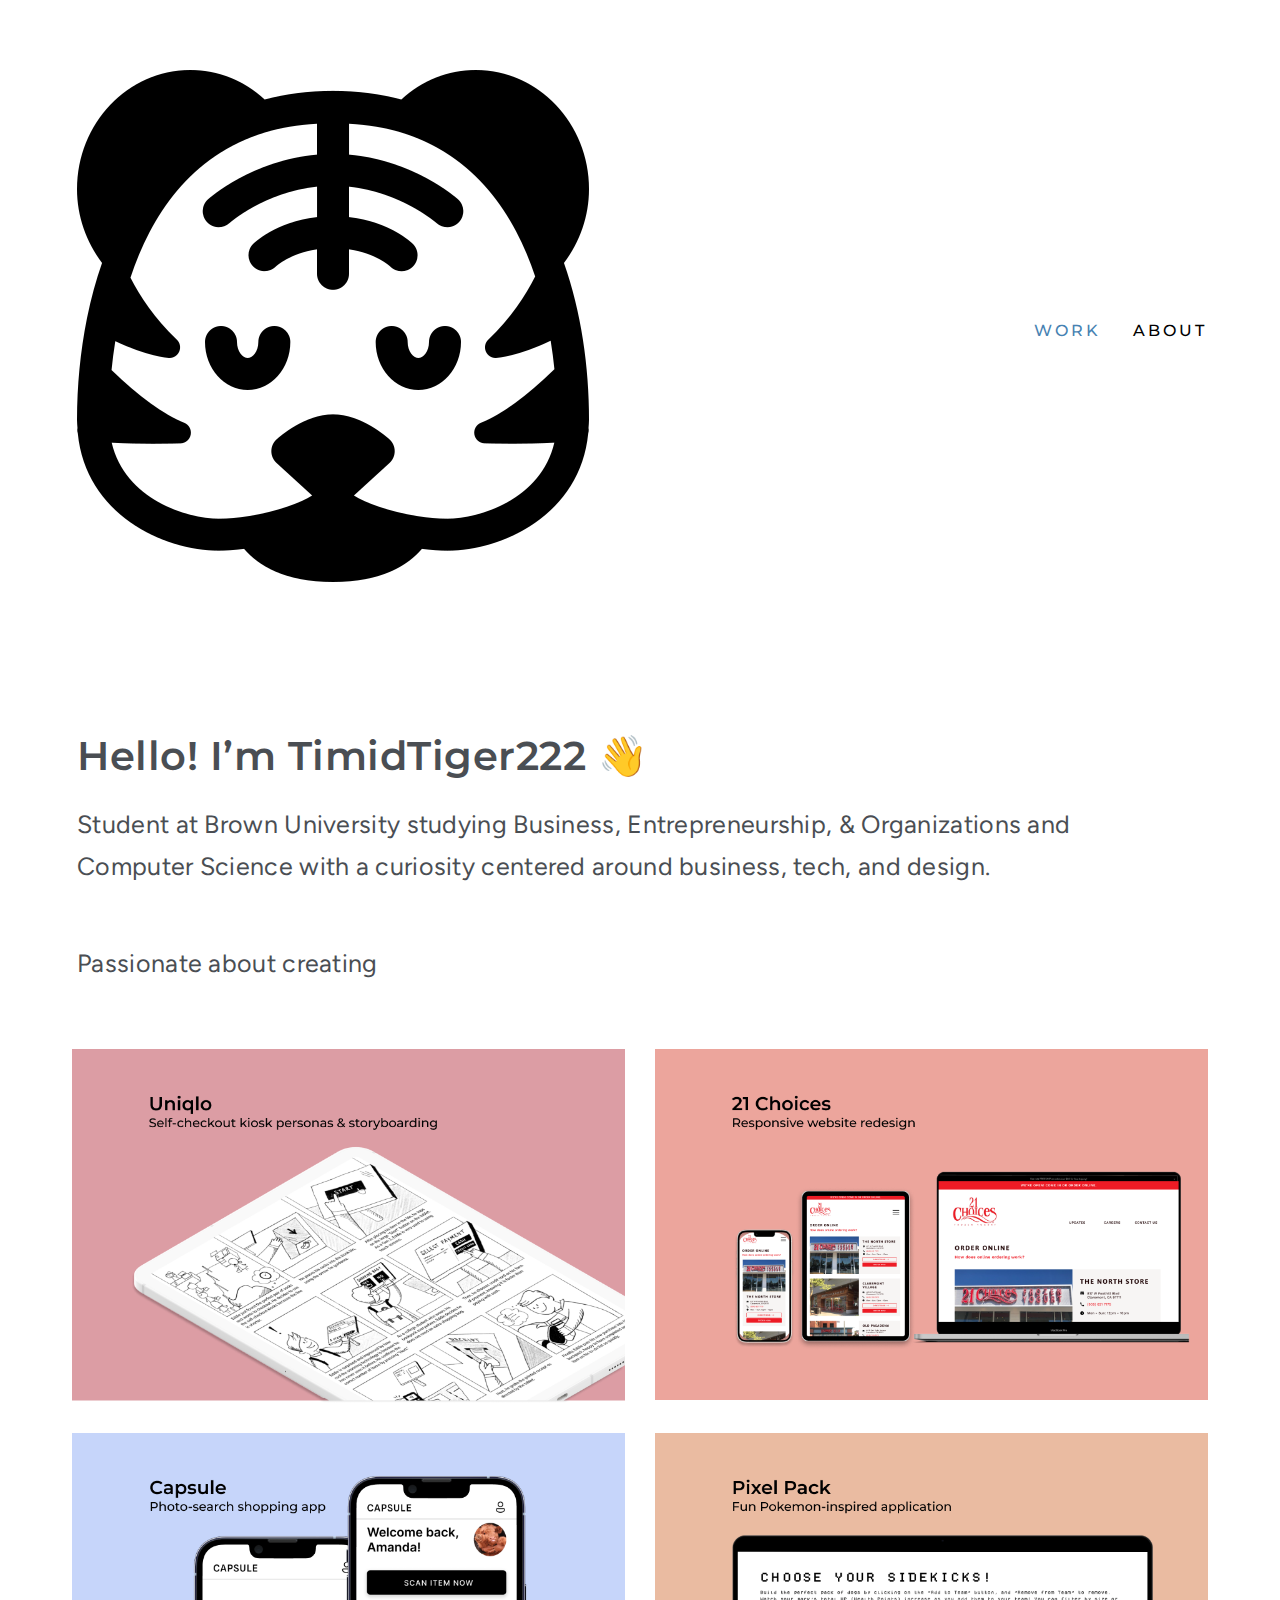
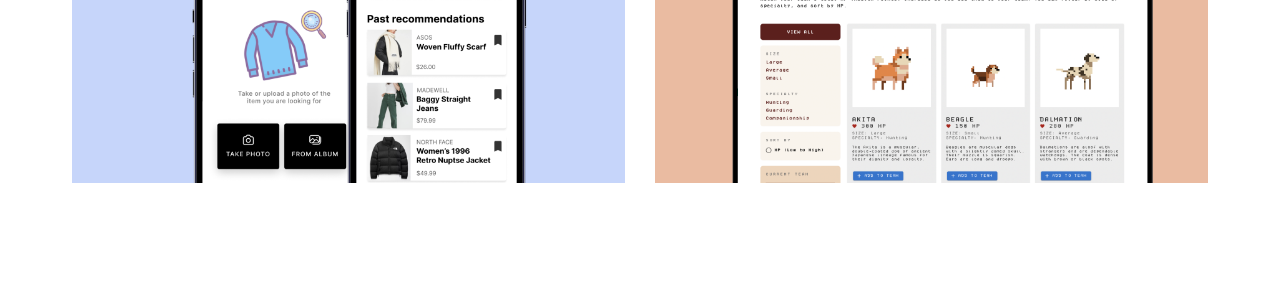
<file: index.html>
<!DOCTYPE html>
<html lang="en">
<!-- Website Template: https://www.w3schools.com/howto/howto_website_bootstrap.asp --> 
<head>
  <meta charset="utf-8">
  <meta name="viewport" content="width=device-width, initial-scale=1">
  <link rel="stylesheet" href="style.css">
  <title>CS1300 Portfolio</title>
</head>
<body>

  <div class="topnav">
    <script src="https://scripts.sirv.com/sirvjs/v3/sirv.js"></script>
<div class="figure">
  <img class="Sirv image-main" src="assets/tiger.png">
  <img class="Sirv image-hover" src="assets/tiger2.png">
</div>
    <div class="topnav-wrap">
    <a class="active" href="./index.html">WORK</a>
    <a href="./about.html">ABOUT</a>
  </div>
</div>


<div class="container">
  <h1>Hello! I’m TimidTiger222 👋 </h1>
  <p>
    Student at Brown University studying Business, Entrepreneurship, & Organizations and Computer Science 
    with a curiosity centered around business, tech, and design.</p>

    <section class="wrapper">  
      <h4 class="sentence">Passionate about creating
        <div class="slidingVertical">
          <span>user-centric products.</span>
          <span>simple interfaces.</span>
          <span>fun experiences.</span>
        </div>
      </h4> 
    </section>
</div>

<div class="work-container">
  <a href="./uniqlo.html"><img class="banner-image" src="./assets/uniqlo.png" alt="21 Choices store"></a>
  <a href="./21choices.html"><img class="banner-image" src="./assets/21choices.png" alt="21 Choices store"></a>
  <a href="./capsule.html"><img class="banner-image" src="./assets/capsule.png" alt="21 Choices store"></a>
  <a href="./development.html"><img class="banner-image" src="./assets/development.png" alt="21 Choices store"></a>
  <br></br>
    </div>

</body>
</html>
</file>
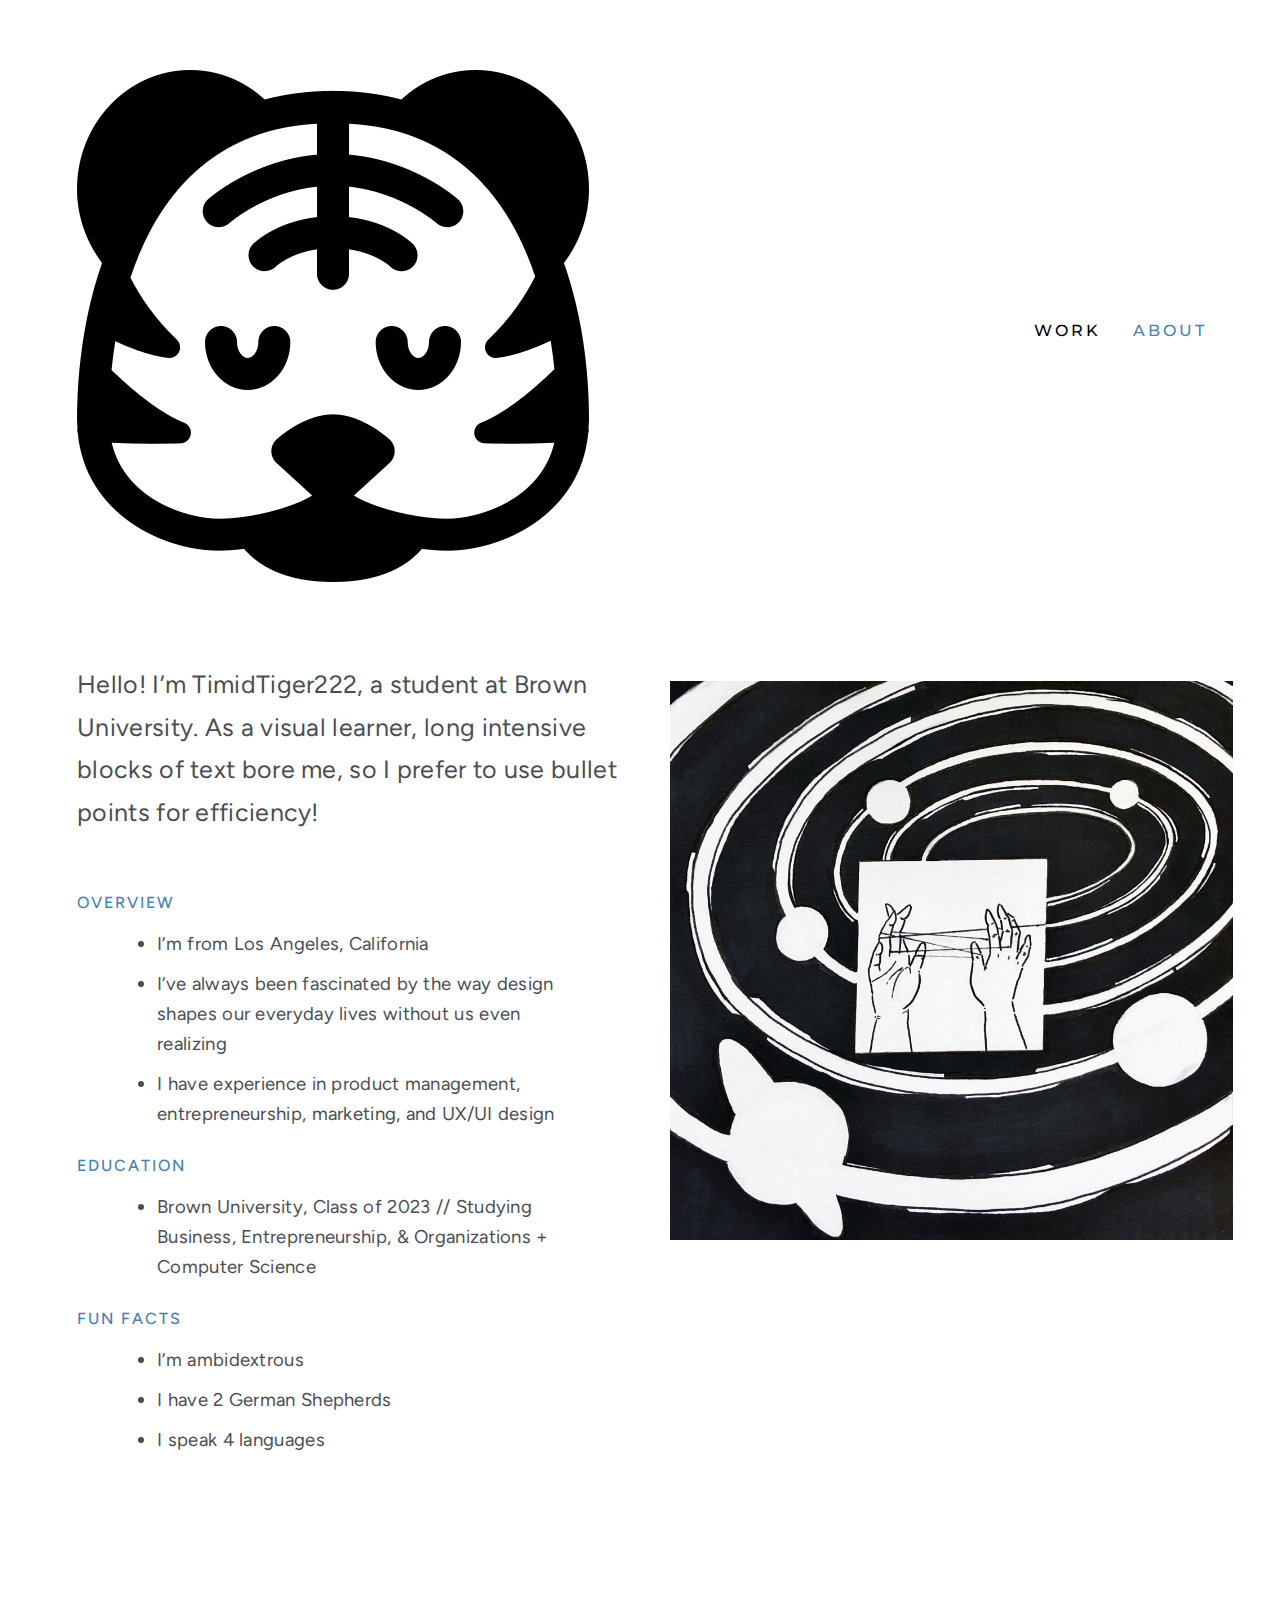
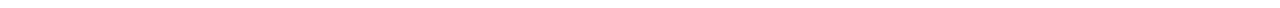
<file: about.html>
<!DOCTYPE html>
<html lang="en">
<!-- Website Template: https://www.w3schools.com/howto/howto_website_bootstrap.asp --> 
<head>
  <meta charset="utf-8">
  <meta name="viewport" content="width=device-width, initial-scale=1">
  <link rel="stylesheet" href="style.css">
  <title>CS1300 Portfolio</title>
</head>
<body>

  <div class="topnav">
    <script src="https://scripts.sirv.com/sirvjs/v3/sirv.js"></script>
<div class="figure">
  <img class="Sirv image-main" src="assets/tiger.png">
  <img class="Sirv image-hover" src="assets/tiger2.png">
</div>
    <div class="topnav-wrap">
    <a href="./index.html">WORK</a>
    <a class="active" href="./about.html">ABOUT</a>
  </div>
</div>


<div class="row">
<div class="column">
  <p>
    Hello! I’m TimidTiger222, a student at Brown University. 
    As a visual learner, long intensive blocks of text bore me, so I prefer to use bullet points for efficiency!</p> 
    <h5>OVERVIEW</h5>
    <ul>
        <li>I’m from Los Angeles, California</li>
        <li>I’ve always been fascinated by the way design shapes our everyday lives without us even realizing</li>
        <li>I have experience in product management, entrepreneurship, marketing, and UX/UI design</li>
    </ul>
    <h5>EDUCATION</h5>
    <ul>
        <li>Brown University, Class of 2023
            // Studying Business, Entrepreneurship, & Organizations + Computer Science</li>
    </ul>    
    <h5>FUN FACTS</h5>
    <ul>
        <li>I’m ambidextrous</li>
        <li>I have 2 German Shepherds</li>
        <li>I speak 4 languages</li>
    </ul>  
  </div>
    <div class="column">
      <img src="./assets/profile.jpeg">
    </div>
  </div>
    <br></br>

</body>
</html>
</file>
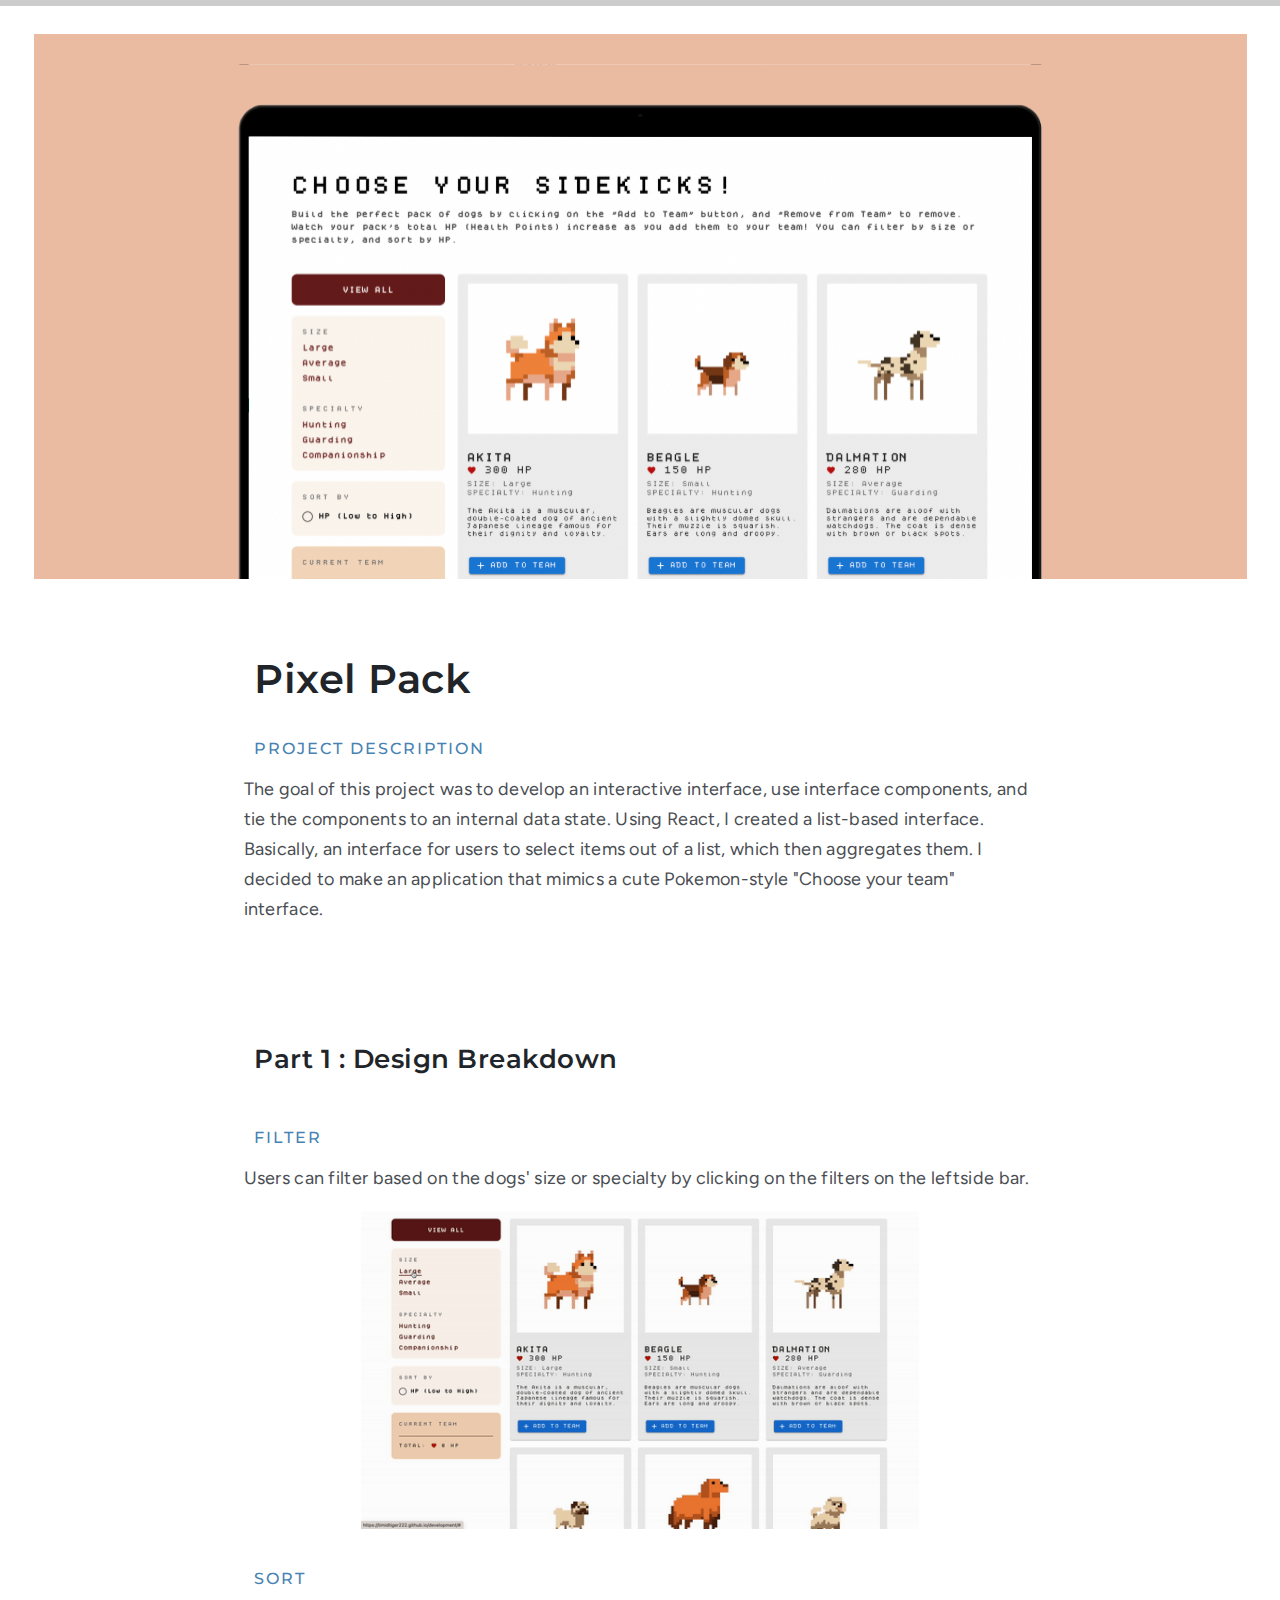
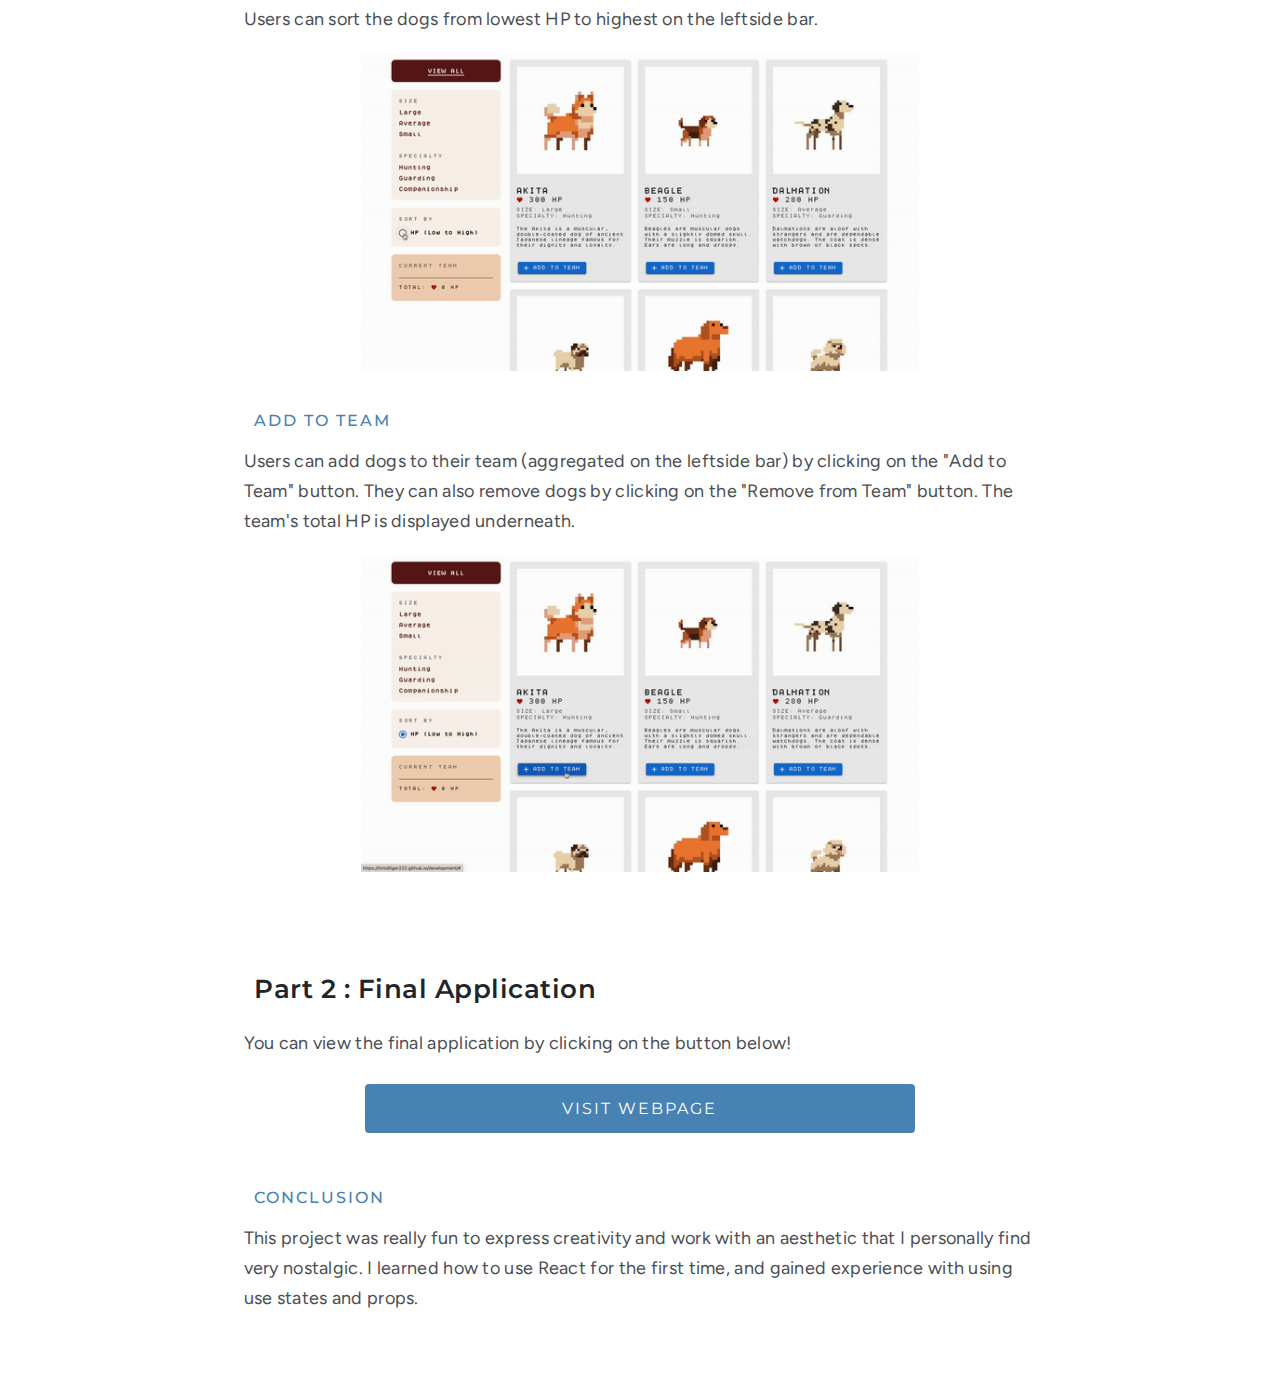
<file: development.html>
<!DOCTYPE html>
<html lang="en">
<!-- Website Template: https://www.w3schools.com/howto/howto_website_bootstrap.asp --> 
<head>
  <meta charset="utf-8">
  <meta name="viewport" content="width=device-width, initial-scale=1">
  <link rel="stylesheet" href="development.css">
  <title>Pixel Pack</title>
</head>
<body>

<!-- Progress Scroll Bar: https://www.w3schools.com/howto/howto_js_scroll_indicator.asp --> 
<div class="header">
    <div class="progress-container">
      <div class="progress-bar" id="myBar"></div>
    </div>
</div>

<script>
  window.onscroll = function() {myFunction()};

  function myFunction() {
    var winScroll = document.body.scrollTop || document.documentElement.scrollTop;
    var height = document.documentElement.scrollHeight - document.documentElement.clientHeight;
    var scrolled = (winScroll / height) * 100;
    document.getElementById("myBar").style.width = scrolled + "%";
  }
  </script>

<!-- Image: http://zaagitravel.com/tag/ice-cream/ --> 
<img class="header-image" src="./assets/developmentheader.svg"> 
<div class="container">
  <h1>Pixel Pack</h1>
  <h5>PROJECT DESCRIPTION</h5>
  <p>The goal of this project was to develop an interactive interface, use interface components, and tie the components to an internal data state. 
    Using React, I created a list-based interface. Basically, an interface for users to select items out of a list, which then aggregates them. I 
  decided to make an application that mimics a cute Pokemon-style "Choose your team" interface.</p> 
</div>

<div class="container">
      <br>
      <h2>Part 1 : Design Breakdown</h2>
      <div class="project-section-title-bar"></div> 
      
      <h5>FILTER</h5>
      <p>Users can filter based on the dogs' size or specialty by clicking on the filters on the leftside bar.</p>
      <img class="banner-image" src="./assets/filter.gif"> 

      <h5>SORT</h5>
      <p>Users can sort the dogs from lowest HP to highest on the leftside bar.</p>
      <img class="banner-image" src="./assets/sort.gif"> 

      <h5>ADD TO TEAM</h5>
      <p>Users can add dogs to their team (aggregated on the leftside bar) by clicking on the "Add to Team" button. They can 
        also remove dogs by clicking on the "Remove from Team" button. The team's total HP is displayed underneath.</p>
        <img class="banner-image" src="./assets/add.gif"> 
      
      <br>
      <h2>Part 2 : Final Application</h2>
      <div class="project-section-title-bar"></div> 

      <p>You can view the final application by clicking on the button below!
      </p>

      <a href="https://timidtiger222.github.io/development/"target="_blank"><button>VISIT WEBPAGE</button></a>

      <h5>CONCLUSION</h5>
      <p>This project was really fun to express creativity and work with an aesthetic that I personally find very nostalgic. 
        I learned how to use React for the first time, and gained experience with using use states and props.
      </p>

      <br>
      <br>
    </div>
</body>
</html>
</file>
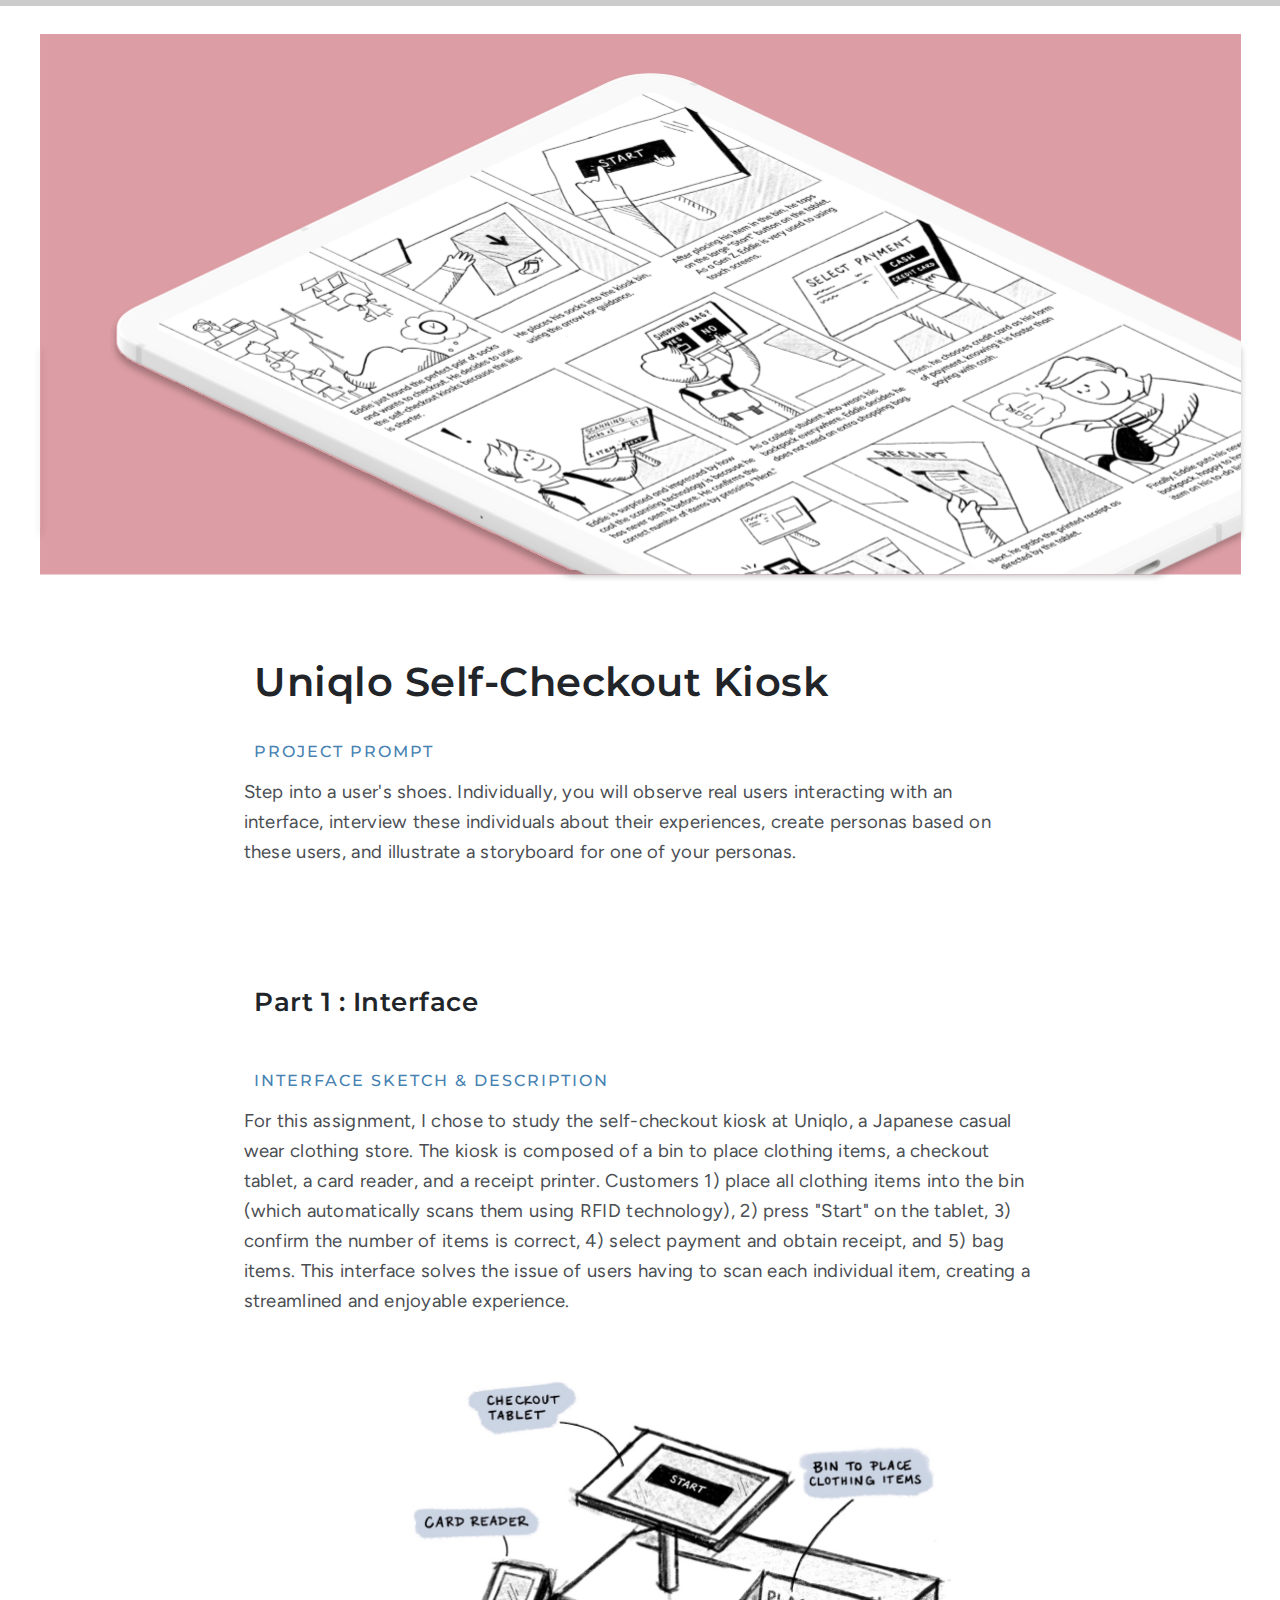
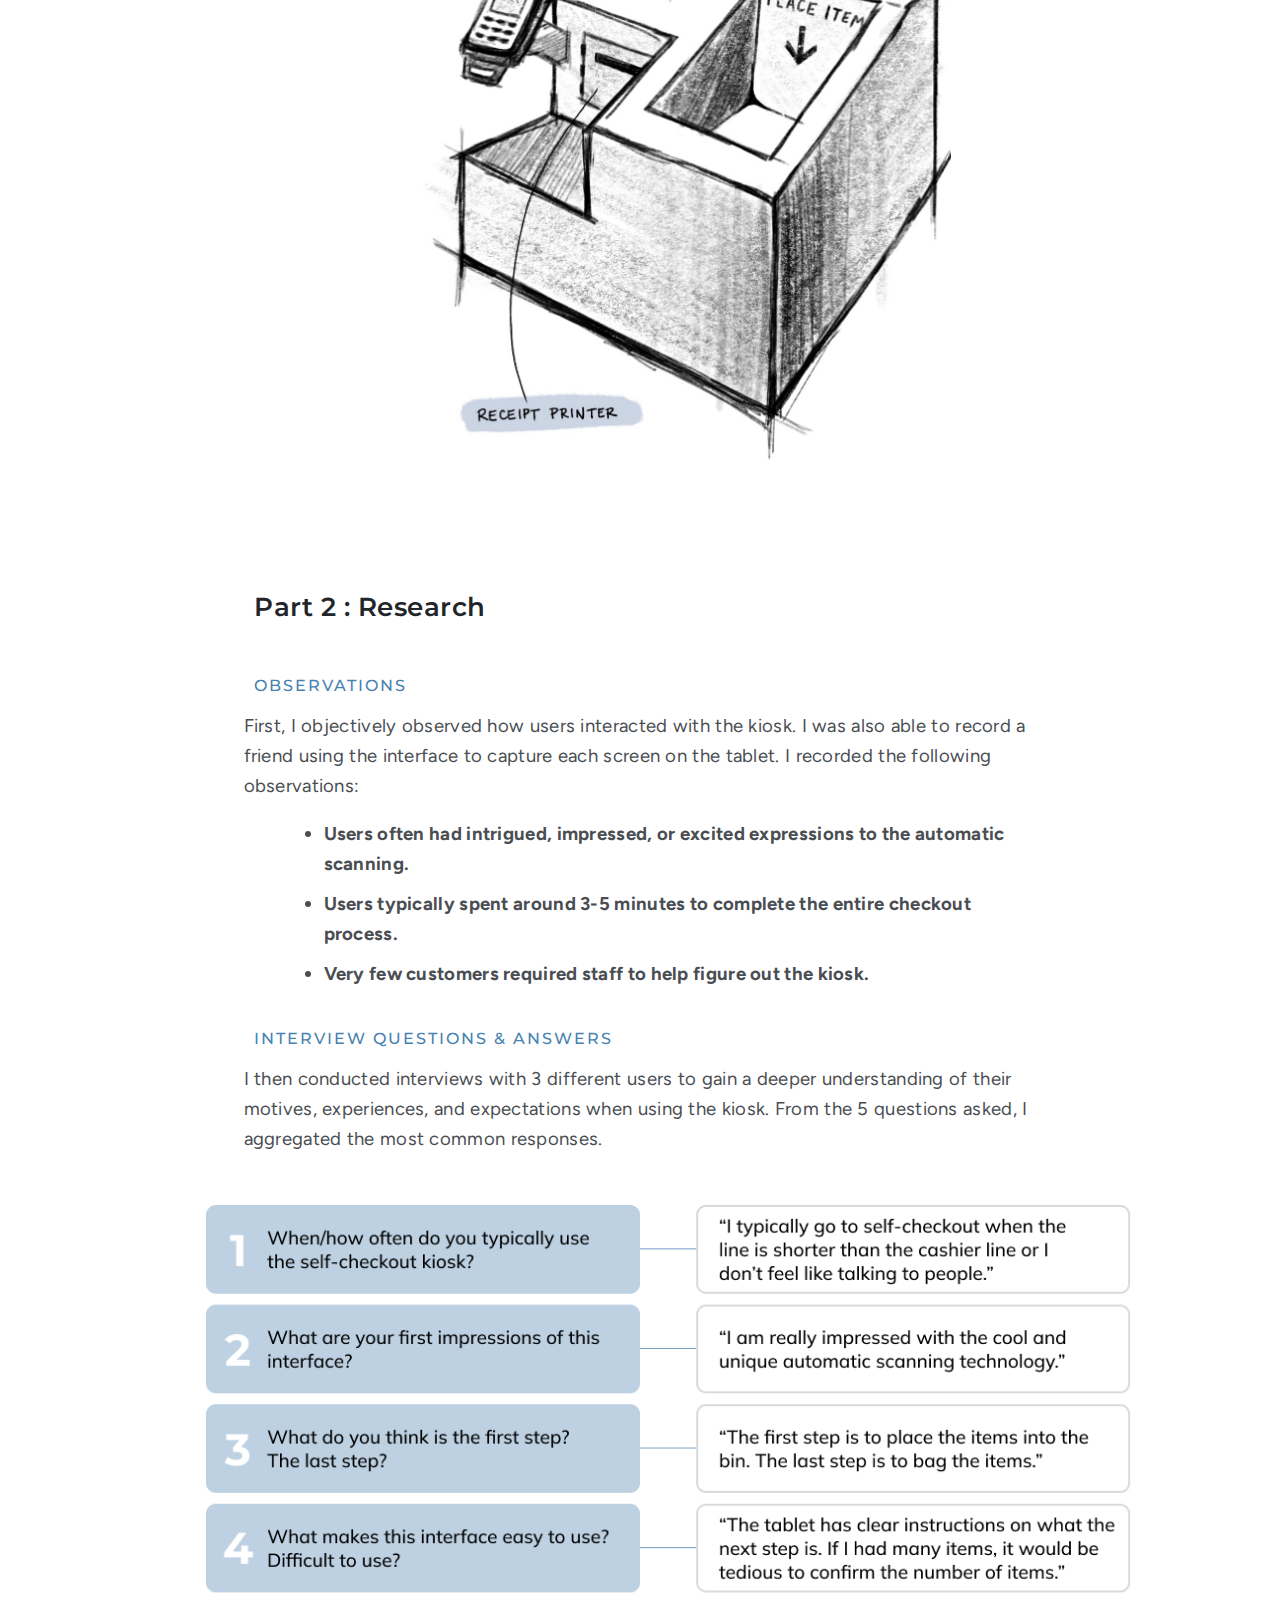
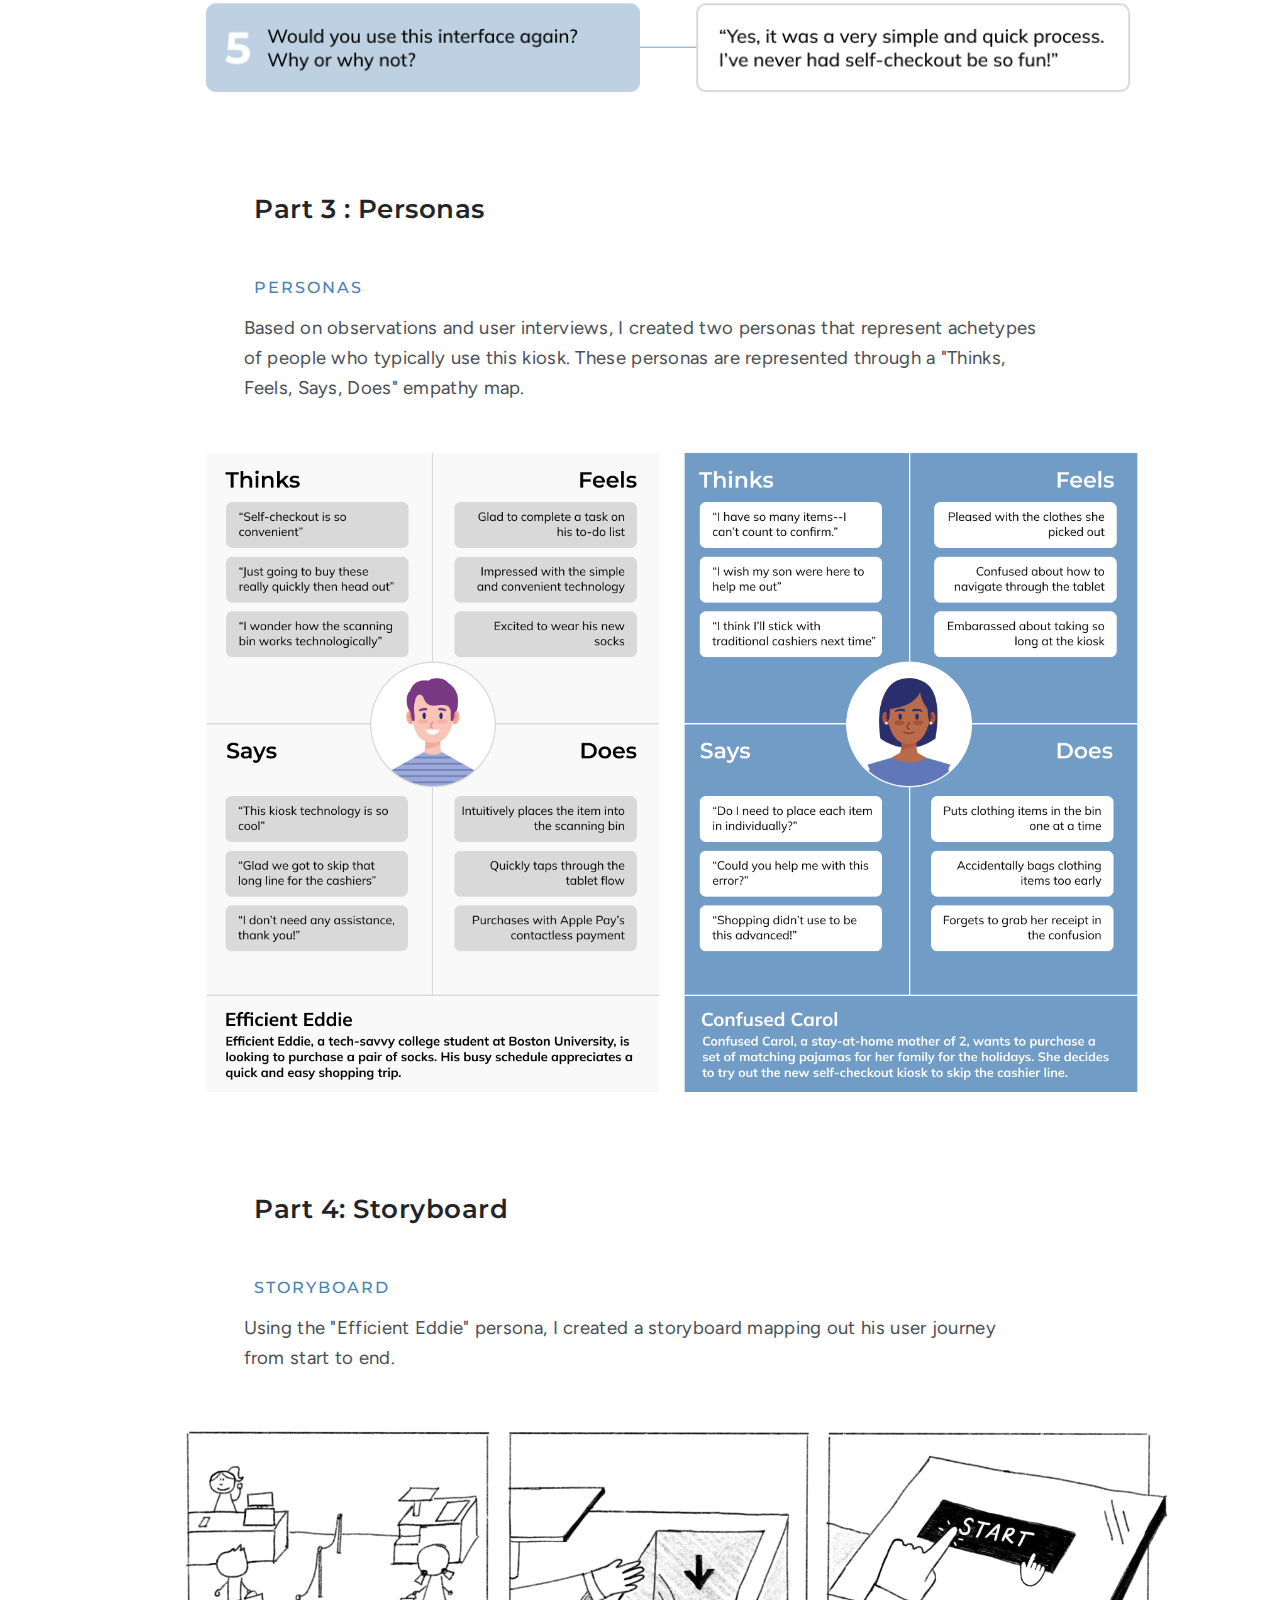
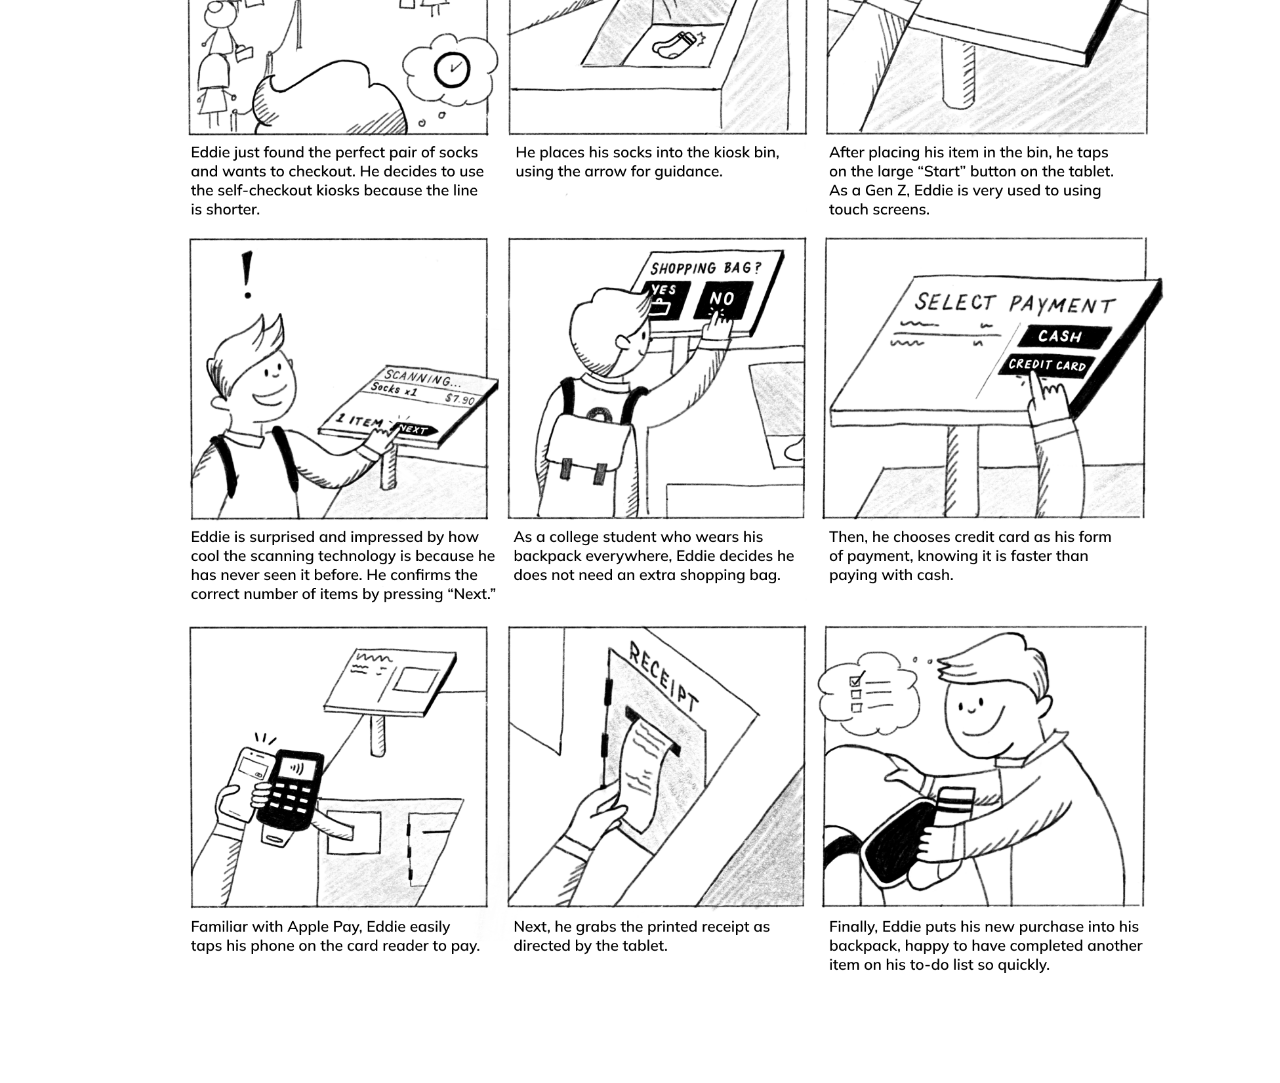
<file: uniqlo.html>
<!DOCTYPE html>
<html lang="en">
<!-- Website Template: https://www.w3schools.com/howto/howto_website_bootstrap.asp --> 
<head>
  <meta charset="utf-8">
  <meta name="viewport" content="width=device-width, initial-scale=1">
  <link rel="stylesheet" href="uniqlo.css">
  <title>CS1300 Assignment 1</title>
</head>
<body>

<!-- Progress Scroll Bar: https://www.w3schools.com/howto/howto_js_scroll_indicator.asp --> 
<div class="header">
    <div class="progress-container">
      <div class="progress-bar" id="myBar"></div>
    </div>
</div>

<script>
  window.onscroll = function() {myFunction()};

  function myFunction() {
    var winScroll = document.body.scrollTop || document.documentElement.scrollTop;
    var height = document.documentElement.scrollHeight - document.documentElement.clientHeight;
    var scrolled = (winScroll / height) * 100;
    document.getElementById("myBar").style.width = scrolled + "%";
  }
  </script>

<!-- Image: https://www.themds.com/companies/uniqlo-grows-in-zaras-kingdom-studies-partnership-with-el-corte-ingles.html --> 
<img class="header-image" src="./assets/uniqloheader.svg" alt="uniqlo store"> 
<div class="container">
  <h1>Uniqlo Self-Checkout Kiosk</h1>
  <h5>PROJECT PROMPT</h5>
  <p>Step into a user's shoes. Individually, you will observe real users interacting with an interface,
    interview these individuals about their experiences, create personas based on these users, and
    illustrate a storyboard for one of your personas.</p> 
</div>

<div class="container">
      <br>
      <h2>Part 1 : Interface</h2>
      <div class="project-section-title-bar"></div> 
      <h5>INTERFACE SKETCH & DESCRIPTION</h5>
      <p>For this assignment, I chose to study the self-checkout kiosk at Uniqlo, a Japanese casual wear clothing store.
         The kiosk is composed of a bin to place clothing items, a checkout tablet, a card reader, and a receipt printer. 
         Customers 1) place all clothing items into the bin (which automatically scans
         them using RFID technology), 2) press "Start" on the tablet, 3) confirm the number of items is correct, 4) select payment and obtain receipt, and 5) bag items. 
         This interface solves the issue of users having to scan each individual item, creating a streamlined and enjoyable experience. 
      </p>
      <div class="banner-image">
        <img class="gallery-item" src="./assets/sketch.jpg" alt="sketch" width=60%>
      </div>
      <br>

      <h2>Part 2 : Research</h2>
      <div class="project-section-title-bar"></div> 
      <h5>OBSERVATIONS</h5>
      <p>First, I objectively observed how users interacted with the kiosk. I was also able to
        record a friend using the interface to capture each screen on the tablet. I recorded the following
        observations:
      </p>
      <ul>
        <li>Users often had intrigued, impressed, or excited expressions to the automatic scanning.</li>
        <li>Users typically spent around 3-5 minutes to complete the entire checkout process.</li>
        <li>Very few customers required staff to help figure out the kiosk.</li>
      </ul>
      <h5>INTERVIEW QUESTIONS & ANSWERS</h5>
      <p>I then conducted interviews with 3 different users to gain a deeper understanding of
        their motives, experiences, and expectations when using the kiosk. From the 5 questions asked,
        I aggregated the most common responses. 
      </p>
      <div class="banner-image">
        <img class="gallery-item" src="./assets/questions.png" alt="interview questions" width=100%>
      </div>
      <br>

      <h2>Part 3 : Personas</h2>
      <div class="project-section-title-bar"></div> 
      <h5>PERSONAS</h5>
      <p>Based on observations and user interviews, I created two personas that represent achetypes of people who typically use this kiosk. 
        These personas are represented through a "Thinks, Feels, Says, Does" empathy map.</p>
      <div class="banner-image">
        <!-- Icons: href="https://www.flaticon.com/free-icons/people" title="people icons">People icons created by Creartive - Flaticon --> 
        <img class="gallery-item" src="./assets/personas.png" alt="personas" width=100%>
      </div>
      <br>

      <h2>Part 4: Storyboard</h2>
      <div class="project-section-title-bar"></div> 
      <h5>STORYBOARD</h5>
      <p>Using the "Efficient Eddie" persona, I created a storyboard mapping out his user journey from start to end.</p>
    <div class="banner-image">
      <img class="gallery-item" src="./assets/storyboard.png" alt="storyboard" width=110%>
    </div>
    <br>
    <br>
    </div>
</body>
</html>
</file>
<file: style.css>
@import url("https://fonts.googleapis.com/css?family=Montserrat:300,400,500,700,900");
@import url("https://fonts.googleapis.com/css?family=Figtree:300,400,500,700,900");

html {
	font-family: sans-serif;
	-webkit-text-size-adjust: 100%;
	-ms-text-size-adjust: 100%;
	-webkit-tap-highlight-color: rgba(0, 0, 0, 0);
  }
  
body {
	font-family: "Figtree", sans-serif;
  letter-spacing: 0.5px;
	line-height: 30px;
	text-align: left;
	background-color: #fff;
	font-weight: 400;
	color: #4a4e53;
  }

.h1, h1 {
  font-family: "Montserrat";
  font-size: 2.5rem;
  margin-top: 5rem;
  line-height: 40px;
  font-weight: 600;
}

.h2, h2 {
  font-size: 1.6rem;
  font-weight: 600;
  line-height: 30px;
  padding-top: 2rem;
  margin-bottom: 10px;
}

.h5, h5 {
  font-size: 1rem;
  font-weight: 500;
  line-height: 20px;
  letter-spacing: 2px;
  margin-bottom: 15px;
  color: rgb(71, 130, 178);
}

p {
	margin-top: 2px;
  margin-bottom: 60px;
  letter-spacing: 0.3px;
  font-size: 25px;
  line-height: 1.7;
  }

 li {
    margin-right: 5.4vw;
    margin-top: 10px;
    letter-spacing: 0.3px;
    font-size: 18.5px;
  }

.container {
  margin-left: 5.4vw;
  margin-right: 5.4vw;
	padding-right: 10vw;
  padding-top: 5vw;
}

.banner {
	padding-top:5rem;
	padding-bottom:50px;
	padding-left: 5rem;
	margin-bottom:50px;
	background-color:#eee;
	
}

.project-section-title-bar {
    margin-right:57rem;
    margin-left: 5rem;
    padding-bottom: 4px;
    background-color: rgb(71, 130, 178);
 }

 .header-image {
  padding-left: 2vw;
  padding-right: 2vw;
  padding-top: 2vw;
  display: flex;
	justify-content: center;
  width: 96%
 }

 .work-container {
  display: grid;
  grid-template-columns: 1fr 1fr;
  grid-template-rows: 1fr 1fr;
  padding-right: 5vw;
	padding-left: 5vw;
  padding-top: 3vw;
  grid-gap: 30px;
 }

.column {
  float: left;
  width: 50%;
}

.column img {
  width: 100%;
  margin-left: 30px;
  padding-top:20px;
}

.column img:hover {
  opacity: 1;
}

.row {
  padding: 5.4vw;
  content: "";
  display: table;
  clear: both;
}

 .banner-image {
  display: flex;
	justify-content: center;
  width: 100%
 }
 
 .figure {
  position: relative;
  max-width: 60px;
}
.figure img.image-hover {
  position: absolute;
  top: 0;
  right: 0;
  left: 0;
  bottom: 0;
  object-fit: contain;
  opacity: 0;
  transition: opacity .2s;
}
.figure:hover img.image-hover {
  opacity: 1;
}

 .ul, ul {
  padding-left: 5rem;
 }

 img:hover {
  transition-duration: 500ms;
  opacity: 0.5;
}


.topnav {
  margin-left: 5.4vw;
  margin-right: 5.4vw;
  margin-top: 70px;
  display: flex;
  -webkit-box-pack: justify;
  -webkit-justify-content: space-between;
  -ms-flex-pack: justify;
  justify-content: space-between;
  -webkit-box-align: center;
  -webkit-align-items: center;
  -ms-flex-align: center;
  align-items: center;
  -webkit-box-flex: 1;
  -webkit-flex: 1;
  -ms-flex: 1;
  flex: 1;
}

.topnav-wrap {
    display: flex;
    margin-right: -20px;
    -webkit-box-align: center;
    -webkit-align-items: center;
    -ms-flex-align: center;
    align-items: center;
}

.work-container a, a {
  padding: 0;
}

.topnav a, a  {
  font-family: "Montserrat";
  float: right;
  color: black;
  text-align: center;
  letter-spacing: 3px;
  padding: 1px 16px;
  text-decoration: none;
  font-size: 1rem;
  font-weight: 500;
  position: relative;
}

.topnav a.active {
  color: rgb(71, 130, 178);
  text-decoration:wavy;
}

.topnav a:hover {
  color: black;
}

.topnav a::before {
    content: "";
    position: absolute;
    display: block;
    width: 100%;
    height: 2px;
    bottom: 0;
    left: 0;
    background-color:black;
    transform: scaleX(0);
    transition: transform 0.3s ease;
}

.topnav a:hover::before {
  transform: scaleX(0.7);
}

/*Sliding words: https://codepen.io/danaugrs/pen/YzyJmxq*/
.sentence{
  color: #4a4e53;
  font-size: 25px;
  text-align: left;
  letter-spacing: 0.3px;
  font-weight: 400;
}

.slidingVertical{
	display: inline;
	text-indent: 8px;
}
.slidingVertical span{
	animation: topToBottom 7.5s linear infinite 0s;
	-ms-animation: topToBottom 7.5s linear infinite 0s;
	-webkit-animation: topToBottom 7.5s linear infinite 0s;
	color: rgb(71, 130, 178);
  font-weight: 700;
	opacity: 0;
	overflow: hidden;
	position: absolute;
}
.slidingVertical span:nth-child(2){
	animation-delay: 2.5s;
	-ms-animation-delay: 2.5s;
	-webkit-animation-delay: 2.5s;
}
.slidingVertical span:nth-child(3){
	animation-delay: 5s;
	-ms-animation-delay: 5s;
	-webkit-animation-delay: 5s;
}
.slidingVertical span:nth-child(4){
	animation-delay: 7.5s;
	-ms-animation-delay: 7.5s;
	-webkit-animation-delay: 7.5s;
}

@-moz-keyframes topToBottom{
	0% { opacity: 0; }
	5% { opacity: 0; -moz-transform: translateY(-50px); }
	10% { opacity: 1; -moz-transform: translateY(0px); }
	25% { opacity: 1; -moz-transform: translateY(0px); }
	30% { opacity: 0; -moz-transform: translateY(50px); }
	80% { opacity: 0; }
	100% { opacity: 0; }
}
@-webkit-keyframes topToBottom{
	0% { opacity: 0; }
	5% { opacity: 0; -webkit-transform: translateY(-50px); }
	10% { opacity: 1; -webkit-transform: translateY(0px); }
	25% { opacity: 1; -webkit-transform: translateY(0px); }
	30% { opacity: 0; -webkit-transform: translateY(50px); }
	80% { opacity: 0; }
	100% { opacity: 0; }
}
@-ms-keyframes topToBottom{
	0% { opacity: 0; }
	5% { opacity: 0; -ms-transform: translateY(-50px); }
	10% { opacity: 1; -ms-transform: translateY(0px); }
	25% { opacity: 1; -ms-transform: translateY(0px); }
	30% { opacity: 0; -ms-transform: translateY(50px); }
	80% { opacity: 0; }
	100% { opacity: 0; }
}
</file>
<file: development.css>
@import url("https://fonts.googleapis.com/css?family=Montserrat:300,400,500,700,900");
@import url("https://fonts.googleapis.com/css?family=Figtree:300,400,500,700,900");

html {
	font-family: sans-serif;
	-webkit-text-size-adjust: 100%;
	-ms-text-size-adjust: 100%;
	-webkit-tap-highlight-color: rgba(0, 0, 0, 0);
  }
  
body {
	font-family: "Figtree", sans-serif;
  letter-spacing: 0.5px;
	line-height: 30px;
	text-align: left;
	background-color: #fff;
	font-weight: 400;
	color: #4a4e53;
  }

.h1, .h2, .h3, .h4, .h5, .h6, 
h1,
h2,
h3,
h4,
h5,
h6 {
  font-family: "Montserrat";
  font-weight: 700;
  color: #212529;
  margin: 5rem;
  margin-top: 40px;
  margin-bottom: 20px;
}

.h1, h1 {
  font-size: 2.5rem;
  margin-top: 5rem;
  line-height: 40px;
  font-weight: 600;
}

.h2, h2 {
  font-size: 1.6rem;
  font-weight: 600;
  line-height: 30px;
  padding-top: 2rem;
  margin-bottom: 10px;
}

.h5, h5 {
  font-size: 1rem;
  font-weight: 500;
  line-height: 20px;
  letter-spacing: 2px;
  margin-bottom: 15px;
  color: rgb(71, 130, 178);
}

p, li {
  margin-left: 5.4vw;
  margin-right: 5.4vw;
	margin-top: 10px;
  letter-spacing: 0.3px;
  font-size: 18px;
  }

.container {
	padding-right: 13vw;
	padding-left: 13vw;
}

.banner {
	padding-top:5rem;
	padding-bottom:50px;
	padding-left: 5rem;
	margin-bottom:50px;
	background-color:#eee;
}

.project-section-title-bar {
  margin-right:57rem;
  margin-left: 5rem;
  padding-bottom: 4px;
  background-color: rgb(71, 130, 178);
 }

 .header-image {
  padding-left: 2vw;
  padding-right: 2vw;
  padding-top: 2vw;
  display: flex;
	justify-content: center;
  width: 96%
 }

 .banner-image {
  display: block;
  margin-left: auto;
  margin-right: auto;
  width: 60%;
 }

 .ul, ul {
  padding-left: 5rem;
 }

 /* Progress Scroll Bar: https://www.w3schools.com/howto/howto_js_scroll_indicator.asp */
.header {
  position: fixed;
  top: 0;
  left: 0;
  z-index: 1;
  width: 100%;
  background-color: #f1f1f1;
}

.progress-container {
  width: 100%;
  height: 6px;
  background: #ccc;
}

.progress-bar {
  height: 6px;
  background: rgb(71, 130, 178);
  width: 0%;
}

button {
  background-color: rgb(71, 130, 178);
  border: none;
  color: white;
  font-family: "Montserrat", sans-serif;
  letter-spacing: 2px;
  padding: 15px 32px;
  text-align: center;
  text-decoration: none;
  font-size: 16px;
  width: 43vw;
  margin: 8px;
  margin-bottom: 15px;
  border-radius: 4px;
  transition-duration: 0.2s;
}

button:hover {
  background-color: rgb(85, 151, 204);
}

a {
  color: rgb(71, 130, 178);
  text-decoration: none;
  display: flex;
  justify-content: center;
  align-items: center;
}
</file>
<file: uniqlo.css>
@import url("https://fonts.googleapis.com/css?family=Montserrat:300,400,500,700,900");
@import url("https://fonts.googleapis.com/css?family=Figtree:300,400,500,700,900");

html {
	font-family: sans-serif;
	-webkit-text-size-adjust: 100%;
	-ms-text-size-adjust: 100%;
	-webkit-tap-highlight-color: rgba(0, 0, 0, 0);
  }
  
body {
	font-family: "Figtree", sans-serif;
  letter-spacing: 0.5px;
	line-height: 30px;
	text-align: left;
	background-color: #fff;
	font-weight: 400;
	color: #4a4e53;
  }

.h1, .h2, .h3, .h4, .h5, .h6, 
h1,
h2,
h3,
h4,
h5,
h6 {
  font-family: "Montserrat";
  font-weight: 700;
  color: #212529;
  margin: 5rem;
  margin-top: 40px;
  margin-bottom: 20px;
}

.h1, h1 {
  font-size: 2.5rem;
  margin-top: 5rem;
  line-height: 40px;
  font-weight: 600;
}

.h2, h2 {
  font-size: 1.6rem;
  font-weight: 600;
  line-height: 30px;
  padding-top: 2rem;
  margin-bottom: 10px;
}

.h5, h5 {
  font-size: 1rem;
  font-weight: 500;
  line-height: 20px;
  letter-spacing: 2px;
  margin-bottom: 15px;
  color: rgb(71, 130, 178);
}

p, li {
  margin-left: 5.4vw;
  margin-right: 5.4vw;
	margin-top: 10px;
  letter-spacing: 0.3px;
  font-size: 18.5px;
  }

.container {
	padding-right: 13vw;
	padding-left: 13vw;
}

.banner {
	padding-top:5rem;
	padding-bottom:50px;
	padding-left: 5rem;
	margin-bottom:50px;
	background-color:#eee;
	
}

.project-section-title-bar {
    margin-right:57rem;
    margin-left: 5rem;
    padding-bottom: 4px;
    background-color: rgb(71, 130, 178);
 }

 .header-image {
  padding-left: 2vw;
  padding-right: 2vw;
  padding-top: 2vw;
  display: flex;
	justify-content: center;
  width: 96%
 }

 .banner-image {
  padding-left: 2rem;
  padding-right: 2rem;
  padding-top: 2rem;
  display: flex;
	justify-content: center;
  width: 100%
 }

 .ul, ul {
  font-weight: bold;
  padding-left: 5rem;
 }

 /* Progress Scroll Bar: https://www.w3schools.com/howto/howto_js_scroll_indicator.asp */
.header {
  position: fixed;
  top: 0;
  left: 0;
  z-index: 1;
  width: 100%;
  background-color: #f1f1f1;
}

.progress-container {
  width: 100%;
  height: 6px;
  background: #ccc;
}

.progress-bar {
  height: 6px;
  background: rgb(71, 130, 178);
  width: 0%;
}
</file>
